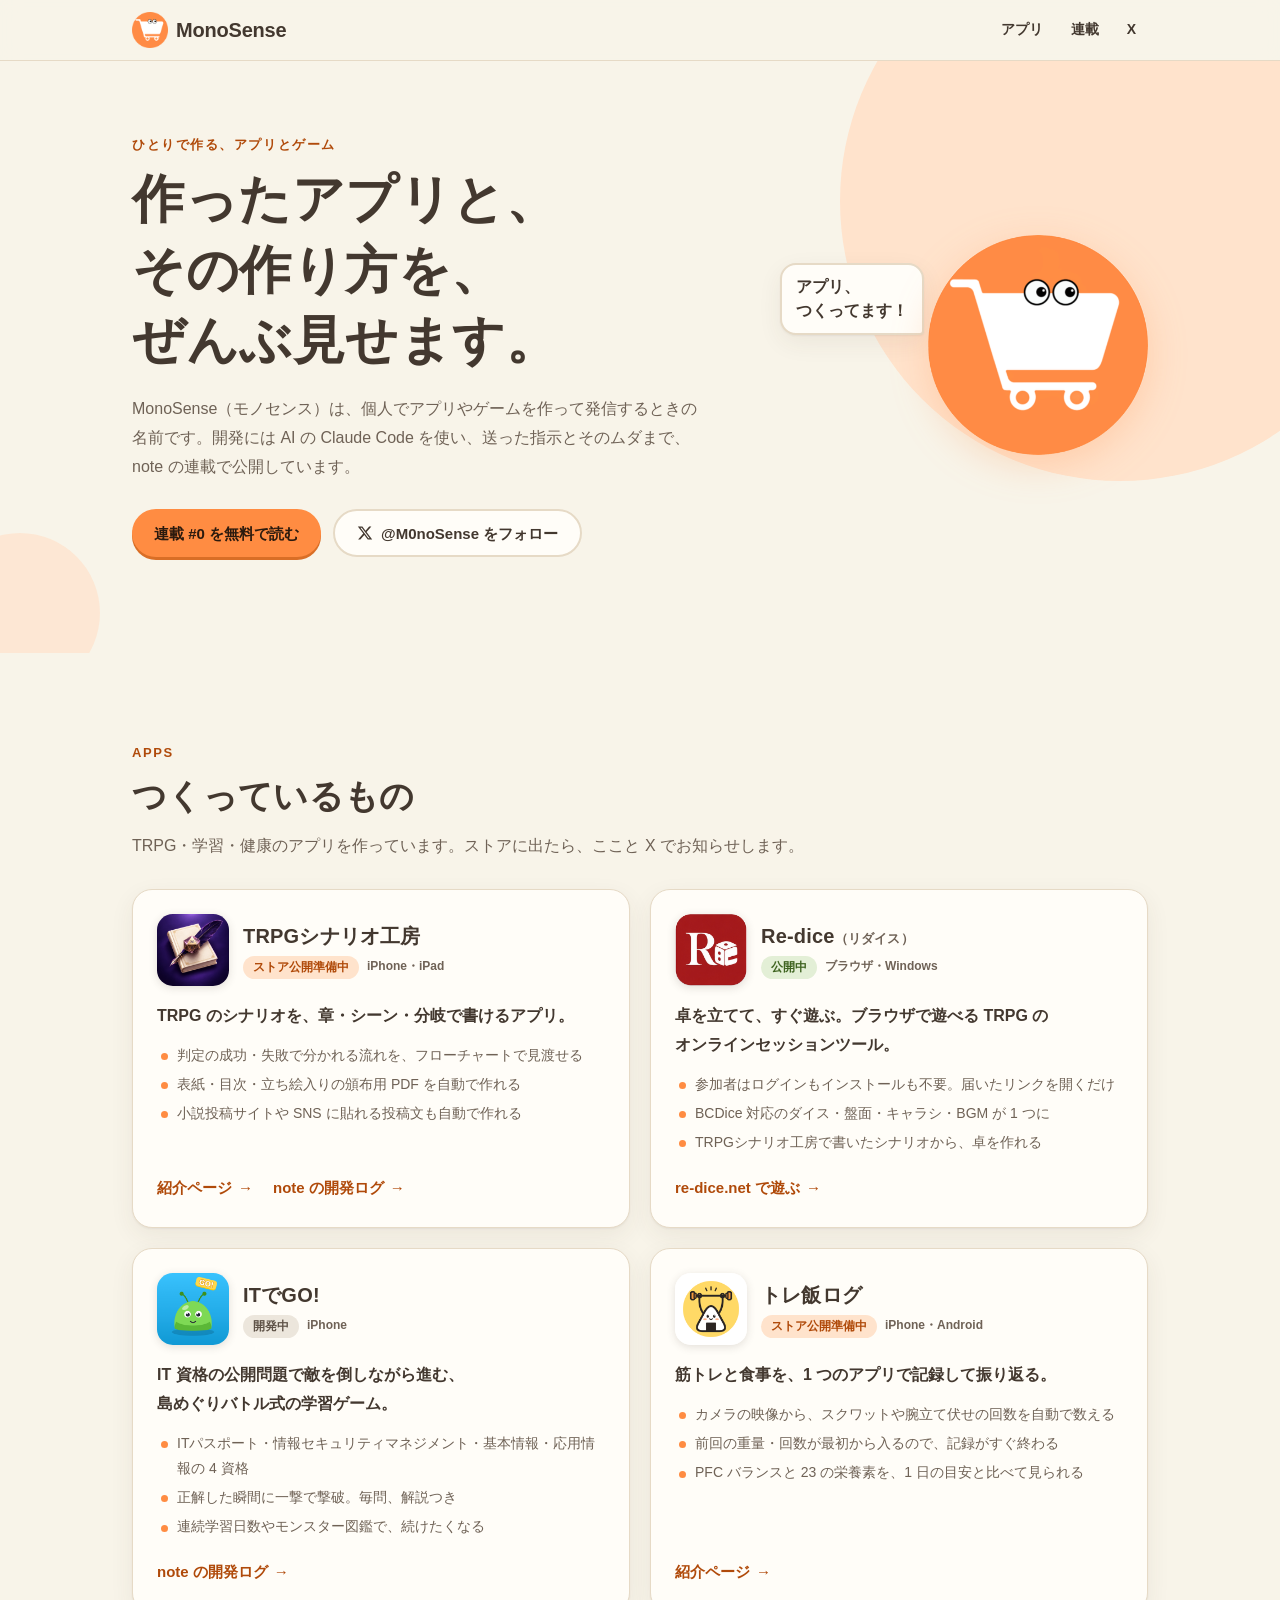
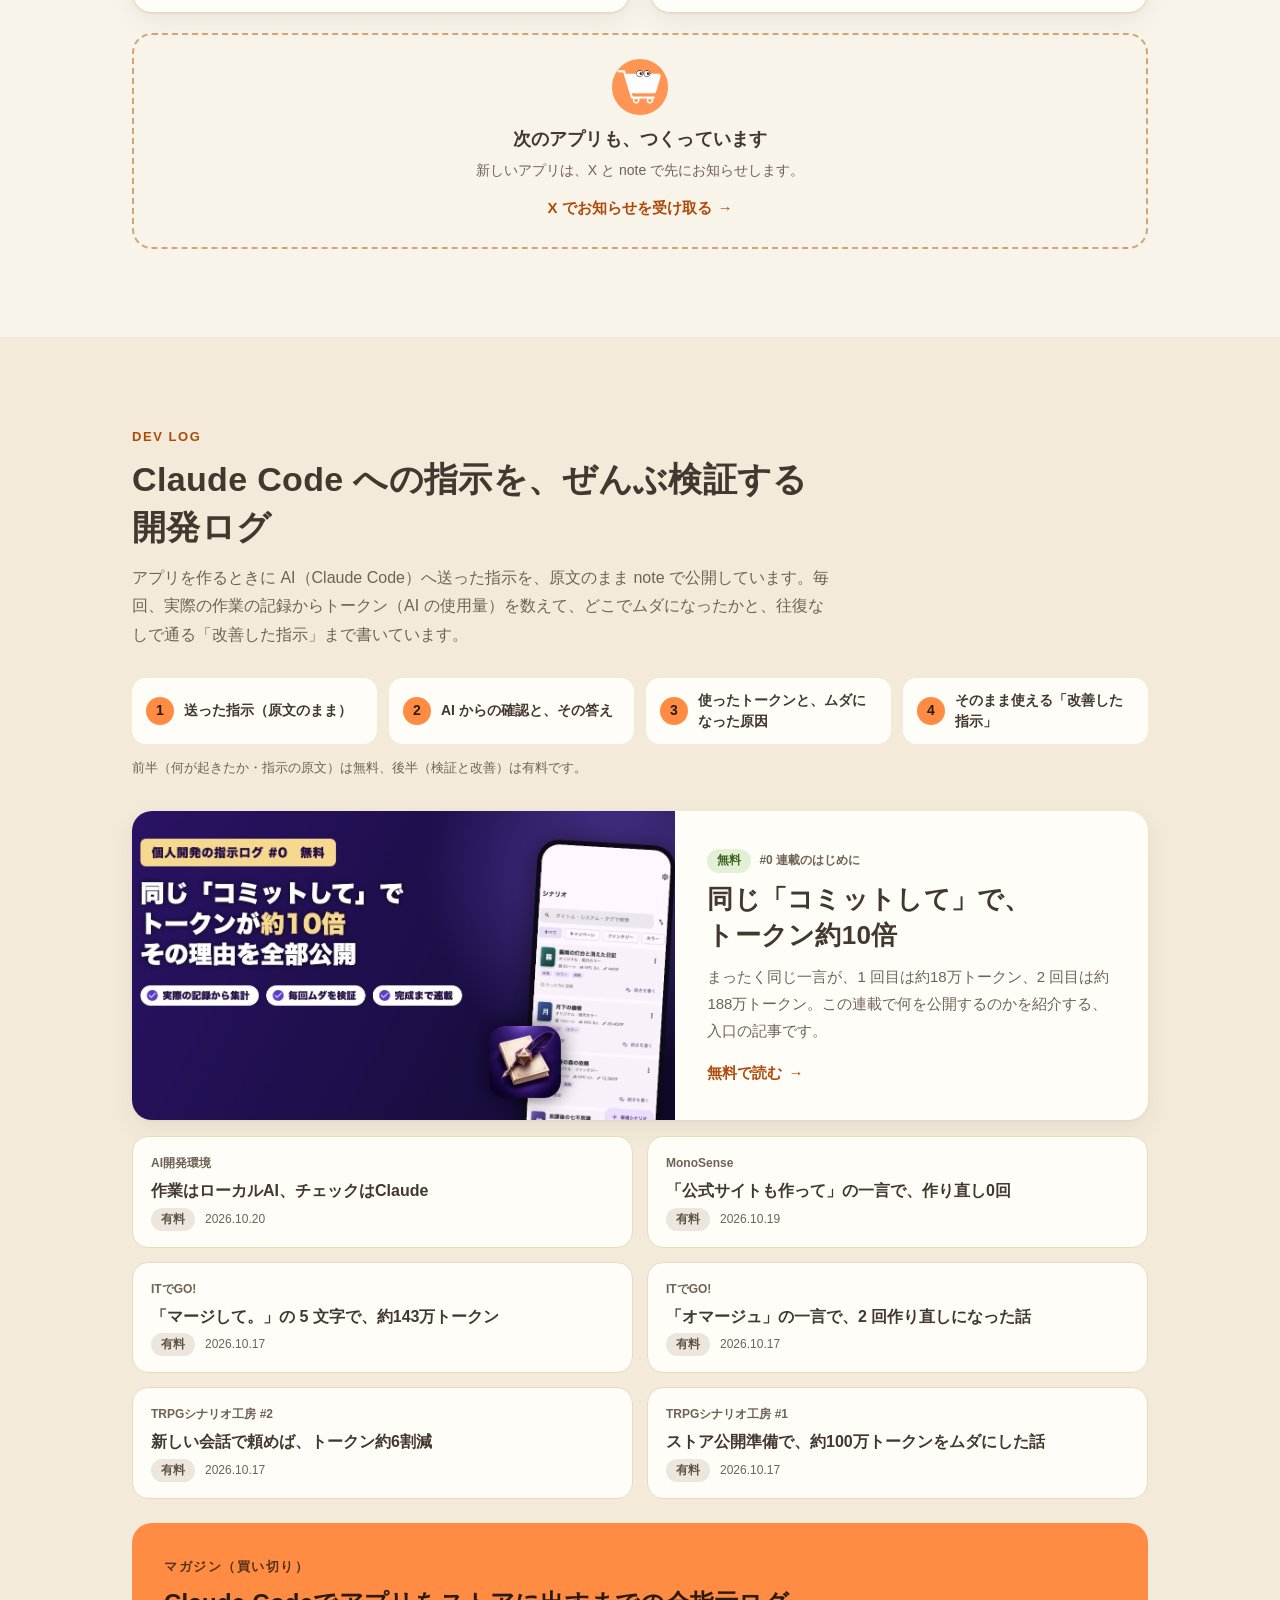
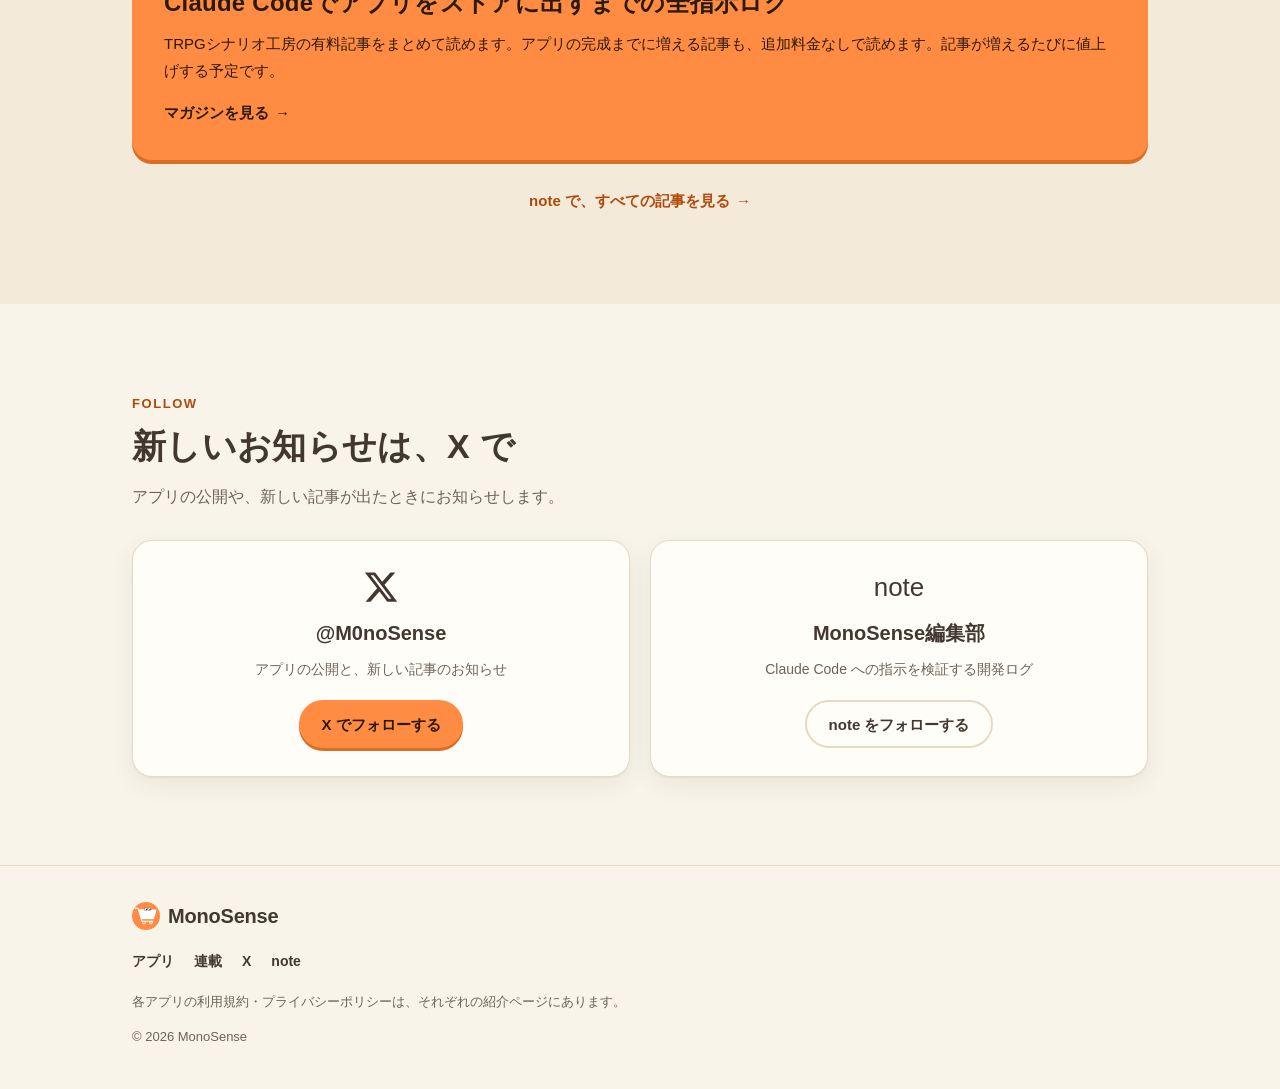
<file: index.html>
<!doctype html>
<html lang="ja">
<head>
  <meta charset="utf-8">
  <meta name="viewport" content="width=device-width, initial-scale=1">
  <title>MonoSense｜個人開発のアプリと、Claude Code の開発ログ</title>
  <meta name="description" content="MonoSense（モノセンス）は、個人でアプリやゲームを作って発信しています。TRPGシナリオ工房・Re-dice・ITでGO!・トレ飯ログの紹介と、Claude Code への指示を検証する開発ログ（note）、X へのリンクをまとめています。">
  <meta name="theme-color" content="#f8f4e9" media="(prefers-color-scheme: light)">
  <meta name="theme-color" content="#1f1813" media="(prefers-color-scheme: dark)">
  <link rel="canonical" href="https://m0nosense.github.io/">
  <link rel="icon" href="favicon.png" type="image/png">
  <link rel="apple-touch-icon" href="apple-touch-icon.png">
  <meta property="og:type" content="website">
  <meta property="og:site_name" content="MonoSense">
  <meta property="og:title" content="MonoSense｜個人開発のアプリと、Claude Code の開発ログ">
  <meta property="og:description" content="作ったアプリと、AI への指示をぜんぶ公開。アプリの紹介と、note の連載・X へのリンクをまとめています。">
  <meta property="og:url" content="https://m0nosense.github.io/">
  <meta property="og:image" content="https://m0nosense.github.io/og.png">
  <meta property="og:locale" content="ja_JP">
  <meta name="twitter:card" content="summary_large_image">
  <meta name="twitter:site" content="@M0noSense">
  <link rel="stylesheet" href="style.css">
</head>
<body>
  <a class="skip" href="#main">本文へ移動</a>

  <header class="site-header">
    <div class="container header-inner">
      <a class="logo" href="./" aria-label="MonoSense トップ">
        <img src="images/monokun.png" alt="" width="36" height="36">
        <span>MonoSense</span>
      </a>
      <nav class="nav" aria-label="ページ内のリンク">
        <a href="#apps">アプリ</a>
        <a href="#devlog">連載</a>
        <a href="#follow">X</a>
      </nav>
    </div>
  </header>

  <main id="main">
    <!-- はじめの画面 -->
    <section class="hero">
      <div class="container hero-inner">
        <div class="hero-text">
          <p class="eyebrow">ひとりで作る、アプリとゲーム</p>
          <h1>作ったアプリと、<br>その作り方を、<br>ぜんぶ見せます。</h1>
          <p class="lead">MonoSense（モノセンス）は、個人でアプリやゲームを作って発信するときの名前です。開発には AI の Claude Code を使い、送った指示とそのムダまで、note の連載で公開しています。</p>
          <div class="actions">
            <a class="btn btn-primary" href="https://note.com/light_crab8634/n/n448123a1a8f1" target="_blank" rel="noopener">連載 #0 を無料で読む</a>
            <a class="btn btn-ghost" href="https://x.com/M0noSense" target="_blank" rel="noopener">
              <svg class="x-logo" viewBox="0 0 24 24" aria-hidden="true"><path d="M18.244 2.25h3.308l-7.227 8.26 8.502 11.24H16.17l-5.214-6.817L4.99 21.75H1.68l7.73-8.835L1.254 2.25H8.08l4.713 6.231zm-1.161 17.52h1.833L7.084 4.126H5.117z"/></svg>
              @M0noSense をフォロー
            </a>
          </div>
        </div>
        <div class="hero-mascot" aria-hidden="true">
          <p class="bubble">アプリ、<br>つくってます！</p>
          <img src="images/monokun.png" alt="" width="220" height="220">
        </div>
      </div>
    </section>

    <!-- アプリ -->
    <section id="apps" class="section">
      <div class="container">
        <div class="section-head">
          <p class="eyebrow">APPS</p>
          <h2>つくっているもの</h2>
          <p>TRPG・学習・健康のアプリを作っています。ストアに出たら、ここと X でお知らせします。</p>
        </div>

        <div class="app-grid">
          <!--
            アプリを足すときは、下の <article class="app-card"> … </article> を 1 つ複製して書き換える。
            状態の札：公開中は status-live、公開準備中は status-soon、開発中は status-dev。
            アイコンは images/apps/ に 256×256 の PNG で置く。
          -->
          <article class="app-card">
            <div class="app-head">
              <img class="app-icon" src="images/apps/trpg-scenario-workshop.png" alt="TRPGシナリオ工房のアイコン" width="72" height="72" loading="lazy">
              <div>
                <h3>TRPGシナリオ工房</h3>
                <p class="tags"><span class="status status-soon">ストア公開準備中</span><span class="platform">iPhone・iPad</span></p>
              </div>
            </div>
            <p class="app-lead">TRPG のシナリオを、章・シーン・分岐で書けるアプリ。</p>
            <ul class="points">
              <li>判定の成功・失敗で分かれる流れを、フローチャートで見渡せる</li>
              <li>表紙・目次・立ち絵入りの頒布用 PDF を自動で作れる</li>
              <li>小説投稿サイトや SNS に貼れる投稿文も自動で作れる</li>
            </ul>
            <p class="links">
              <a class="link-arrow" href="https://koppepandaisuki.github.io/" target="_blank" rel="noopener">紹介ページ</a>
              <a class="link-arrow" href="https://note.com/light_crab8634/m/m6a612832289d" target="_blank" rel="noopener">note の開発ログ</a>
            </p>
          </article>

          <article class="app-card">
            <div class="app-head">
              <img class="app-icon" src="images/apps/re-dice.png" alt="Re-dice のアイコン" width="72" height="72" loading="lazy">
              <div>
                <h3>Re-dice<small>（リダイス）</small></h3>
                <p class="tags"><span class="status status-live">公開中</span><span class="platform">ブラウザ・Windows</span></p>
              </div>
            </div>
            <p class="app-lead">卓を立てて、すぐ遊ぶ。ブラウザで遊べる TRPG のオンラインセッションツール。</p>
            <ul class="points">
              <li>参加者はログインもインストールも不要。届いたリンクを開くだけ</li>
              <li>BCDice 対応のダイス・盤面・キャラシ・BGM が 1 つに</li>
              <li>TRPGシナリオ工房で書いたシナリオから、卓を作れる</li>
            </ul>
            <p class="links">
              <a class="link-arrow" href="https://re-dice.net/" target="_blank" rel="noopener">re-dice.net で遊ぶ</a>
            </p>
          </article>

          <article class="app-card">
            <div class="app-head">
              <img class="app-icon" src="images/apps/it-de-go.png" alt="ITでGO! のアイコン" width="72" height="72" loading="lazy">
              <div>
                <h3>ITでGO!</h3>
                <p class="tags"><span class="status status-dev">開発中</span><span class="platform">iPhone</span></p>
              </div>
            </div>
            <p class="app-lead">IT 資格の公開問題で敵を倒しながら進む、島めぐりバトル式の学習ゲーム。</p>
            <ul class="points">
              <li>ITパスポート・情報セキュリティマネジメント・基本情報・応用情報の 4 資格</li>
              <li>正解した瞬間に一撃で撃破。毎問、解説つき</li>
              <li>連続学習日数やモンスター図鑑で、続けたくなる</li>
            </ul>
            <p class="links">
              <a class="link-arrow" href="https://note.com/light_crab8634/n/n9fdccadf18cc" target="_blank" rel="noopener">note の開発ログ</a>
            </p>
          </article>

          <article class="app-card">
            <div class="app-head">
              <img class="app-icon" src="images/apps/toremeshi-log.png" alt="トレ飯ログのアイコン" width="72" height="72" loading="lazy">
              <div>
                <h3>トレ飯ログ</h3>
                <p class="tags"><span class="status status-soon">ストア公開準備中</span><span class="platform">iPhone・Android</span></p>
              </div>
            </div>
            <p class="app-lead">筋トレと食事を、1 つのアプリで記録して振り返る。</p>
            <ul class="points">
              <li>カメラの映像から、スクワットや腕立て伏せの回数を自動で数える</li>
              <li>前回の重量・回数が最初から入るので、記録がすぐ終わる</li>
              <li>PFC バランスと 23 の栄養素を、1 日の目安と比べて見られる</li>
            </ul>
            <p class="links">
              <a class="link-arrow" href="https://toremeshi-log.github.io/" target="_blank" rel="noopener">紹介ページ</a>
            </p>
          </article>

          <article class="app-card app-card-next">
            <img src="images/monokun.png" alt="" width="64" height="64" loading="lazy">
            <h3>次のアプリも、つくっています</h3>
            <p>新しいアプリは、X と note で先にお知らせします。</p>
            <p class="links"><a class="link-arrow" href="https://x.com/M0noSense" target="_blank" rel="noopener">X でお知らせを受け取る</a></p>
          </article>
        </div>
      </div>
    </section>

    <!-- 連載 -->
    <section id="devlog" class="section section-tint">
      <div class="container">
        <div class="section-head">
          <p class="eyebrow">DEV LOG</p>
          <h2>Claude Code への指示を、<br class="sp">ぜんぶ検証する開発ログ</h2>
          <p>アプリを作るときに AI（Claude Code）へ送った指示を、原文のまま note で公開しています。毎回、実際の作業の記録からトークン（AI の使用量）を数えて、どこでムダになったかと、往復なしで通る「改善した指示」まで書いています。</p>
        </div>

        <ol class="contents">
          <li><span>1</span>送った指示（原文のまま）</li>
          <li><span>2</span>AI からの確認と、その答え</li>
          <li><span>3</span>使ったトークンと、ムダになった原因</li>
          <li><span>4</span>そのまま使える「改善した指示」</li>
        </ol>
        <p class="note-small">前半（何が起きたか・指示の原文）は無料、後半（検証と改善）は有料です。</p>

        <a class="feature" href="https://note.com/light_crab8634/n/n448123a1a8f1" target="_blank" rel="noopener">
          <img src="images/note/00_intro.jpg" alt="" width="1280" height="670" loading="lazy">
          <div class="feature-body">
            <p class="tags"><span class="price price-free">無料</span><span class="series">#0 連載のはじめに</span></p>
            <h3>同じ「コミットして」で、<br>トークン約10倍</h3>
            <p>まったく同じ一言が、1 回目は約18万トークン、2 回目は約188万トークン。この連載で何を公開するのかを紹介する、入口の記事です。</p>
            <span class="link-arrow">無料で読む</span>
          </div>
        </a>

        <!--
          記事を足すときは、下の <li> を 1 つ複製して、URL・アプリ名・番号・タイトルを書き換える。
          新しい記事ほど上に置く。値段は書かず、「無料」か「有料」の札だけにする。
        -->
        <ul class="articles">
          <li>
            <a href="https://note.com/light_crab8634/n/n71cd27ff3a64" target="_blank" rel="noopener">
              <span class="series">AI開発環境</span>
              <span class="title">作業はローカルAI、<br class="sp">チェックはClaude</span>
              <span class="meta"><span class="price price-paid">有料</span><time datetime="2026-10-20">2026.10.20</time></span>
            </a>
          </li>
          <li>
            <a href="https://note.com/light_crab8634/n/n1ed8ba719bb0" target="_blank" rel="noopener">
              <span class="series">MonoSense</span>
              <span class="title">「公式サイトも作って」の一言で、<br class="sp">作り直し0回</span>
              <span class="meta"><span class="price price-paid">有料</span><time datetime="2026-10-19">2026.10.19</time></span>
            </a>
          </li>
          <li>
            <a href="https://note.com/light_crab8634/n/n1b460b738d13" target="_blank" rel="noopener">
              <span class="series">ITでGO!</span>
              <span class="title">「マージして。」の 5 文字で、約143万トークン</span>
              <span class="meta"><span class="price price-paid">有料</span><time datetime="2026-10-17">2026.10.17</time></span>
            </a>
          </li>
          <li>
            <a href="https://note.com/light_crab8634/n/n9fdccadf18cc" target="_blank" rel="noopener">
              <span class="series">ITでGO!</span>
              <span class="title">「オマージュ」の一言で、2 回作り直しになった話</span>
              <span class="meta"><span class="price price-paid">有料</span><time datetime="2026-10-17">2026.10.17</time></span>
            </a>
          </li>
          <li>
            <a href="https://note.com/light_crab8634/n/n02293d925367" target="_blank" rel="noopener">
              <span class="series">TRPGシナリオ工房 #2</span>
              <span class="title">新しい会話で頼めば、トークン約6割減</span>
              <span class="meta"><span class="price price-paid">有料</span><time datetime="2026-10-17">2026.10.17</time></span>
            </a>
          </li>
          <li>
            <a href="https://note.com/light_crab8634/n/n1d2bb0940fd7" target="_blank" rel="noopener">
              <span class="series">TRPGシナリオ工房 #1</span>
              <span class="title">ストア公開準備で、約100万トークンをムダにした話</span>
              <span class="meta"><span class="price price-paid">有料</span><time datetime="2026-10-17">2026.10.17</time></span>
            </a>
          </li>
        </ul>

        <a class="magazine" href="https://note.com/light_crab8634/m/m6a612832289d" target="_blank" rel="noopener">
          <p class="eyebrow">マガジン（買い切り）</p>
          <h3>Claude Codeでアプリをストアに出すまでの全指示ログ</h3>
          <p>TRPGシナリオ工房の有料記事をまとめて読めます。アプリの完成までに増える記事も、追加料金なしで読めます。記事が増えるたびに値上げする予定です。</p>
          <span class="link-arrow">マガジンを見る</span>
        </a>

        <p class="more"><a class="link-arrow" href="https://note.com/light_crab8634" target="_blank" rel="noopener">note で、すべての記事を見る</a></p>
      </div>
    </section>

    <!-- X と note -->
    <section id="follow" class="section">
      <div class="container">
        <div class="section-head">
          <p class="eyebrow">FOLLOW</p>
          <h2>新しいお知らせは、X で</h2>
          <p>アプリの公開や、新しい記事が出たときにお知らせします。</p>
        </div>
        <div class="follow-grid">
          <a class="follow-card follow-x" href="https://x.com/M0noSense" target="_blank" rel="noopener">
            <svg class="x-logo" viewBox="0 0 24 24" aria-hidden="true"><path d="M18.244 2.25h3.308l-7.227 8.26 8.502 11.24H16.17l-5.214-6.817L4.99 21.75H1.68l7.73-8.835L1.254 2.25H8.08l4.713 6.231zm-1.161 17.52h1.833L7.084 4.126H5.117z"/></svg>
            <span class="follow-name">@M0noSense</span>
            <span class="follow-desc">アプリの公開と、新しい記事のお知らせ</span>
            <span class="btn btn-primary">X でフォローする</span>
          </a>
          <a class="follow-card" href="https://note.com/light_crab8634" target="_blank" rel="noopener">
            <span class="note-mark" aria-hidden="true">note</span>
            <span class="follow-name">MonoSense編集部</span>
            <span class="follow-desc">Claude Code への指示を検証する開発ログ</span>
            <span class="btn btn-ghost">note をフォローする</span>
          </a>
        </div>
      </div>
    </section>
  </main>

  <footer class="site-footer">
    <div class="container footer-inner">
      <a class="logo" href="./">
        <img src="images/monokun.png" alt="" width="28" height="28">
        <span>MonoSense</span>
      </a>
      <nav class="footer-nav" aria-label="フッターのリンク">
        <a href="#apps">アプリ</a>
        <a href="#devlog">連載</a>
        <a href="https://x.com/M0noSense" target="_blank" rel="noopener">X</a>
        <a href="https://note.com/light_crab8634" target="_blank" rel="noopener">note</a>
      </nav>
      <p class="footer-note">各アプリの利用規約・プライバシーポリシーは、それぞれの紹介ページにあります。</p>
      <p class="copyright">© 2026 MonoSense</p>
    </div>
  </footer>
</body>
</html>
</file>
<file: style.css>
/* MonoSense — 温かいオレンジ（旧 MonoSense の配色とモノくんを引き継ぐ） */

:root {
  --bg: #f8f4e9;
  --surface: #fffdf8;
  --tint: #f3ead9;
  --text: #43382f;
  --muted: #6f6256;
  --line: #e6dac6;
  --orange: #ff8c42;
  --orange-soft: #ffe3cc;
  --orange-ink: #b04a0a;
  --tan: #d4a574;
  --on-orange: #2b1a0e;
  --live-bg: #e3efd6;
  --live-ink: #3f6420;
  --dev-bg: #ece6dc;
  --dev-ink: #5f5348;
  --shadow: 0 1px 2px rgba(67, 56, 47, .06), 0 8px 24px rgba(67, 56, 47, .07);
  --radius: 20px;
  --font: "Hiragino Sans", "Hiragino Kaku Gothic ProN", "BIZ UDPGothic", "Noto Sans JP", "Meiryo", sans-serif;
  --font-round: "Hiragino Maru Gothic ProN", "Hiragino Sans", "BIZ UDPGothic", "Noto Sans JP", "Meiryo", sans-serif;
  --font-logo: "Arial Rounded MT Bold", "Hiragino Maru Gothic ProN", "Hiragino Sans", sans-serif;
  color-scheme: light dark;
}

@media (prefers-color-scheme: dark) {
  :root {
    --bg: #1f1813;
    --surface: #2a211b;
    --tint: #261d17;
    --text: #f3e8da;
    --muted: #c9b9a7;
    --line: #3d3128;
    --orange-soft: #4a2c17;
    --orange-ink: #ffad73;
    --tan: #a9825a;
    --live-bg: #2f3d23;
    --live-ink: #c3e3a2;
    --dev-bg: #3a3029;
    --dev-ink: #e0d3c4;
    --shadow: 0 1px 2px rgba(0, 0, 0, .3), 0 8px 24px rgba(0, 0, 0, .25);
  }
}

*, *::before, *::after { box-sizing: border-box; }

html {
  -webkit-text-size-adjust: 100%;
  scroll-padding-top: 72px;
}

@media (prefers-reduced-motion: no-preference) {
  html { scroll-behavior: smooth; }
}

body {
  margin: 0;
  background: var(--bg);
  color: var(--text);
  font-family: var(--font);
  font-size: 16px;
  line-height: 1.8;
  overflow-wrap: anywhere;
}

img { max-width: 100%; height: auto; display: block; }

a { color: var(--orange-ink); text-underline-offset: 3px; }

h1, h2, h3 {
  font-family: var(--font-round);
  font-weight: 700;
  line-height: 1.4;
  margin: 0;
  letter-spacing: .01em;
}

/* 見出しを単語の途中で折り返さない（対応しているブラウザだけ） */
h1, h2, h3, .app-lead, .articles .title { word-break: auto-phrase; }

.container {
  max-width: 1080px;
  margin: 0 auto;
  padding: 0 16px;
}

@media (min-width: 768px) {
  .container { padding: 0 32px; }
}

.sp { display: inline; }
@media (min-width: 768px) {
  .sp { display: none; }
}

.skip {
  position: absolute;
  left: -9999px;
}
.skip:focus {
  left: 16px;
  top: 12px;
  z-index: 100;
  background: var(--surface);
  padding: 8px 12px;
  border-radius: 8px;
}

:focus-visible {
  outline: 3px solid var(--orange);
  outline-offset: 3px;
}

/* ヘッダー */
.site-header {
  position: sticky;
  top: 0;
  z-index: 10;
  background: color-mix(in srgb, var(--bg) 88%, transparent);
  -webkit-backdrop-filter: blur(10px);
  backdrop-filter: blur(10px);
  border-bottom: 1px solid var(--line);
}

.header-inner {
  display: flex;
  align-items: center;
  justify-content: space-between;
  height: 60px;
}

.logo {
  display: inline-flex;
  align-items: center;
  gap: 8px;
  color: var(--text);
  text-decoration: none;
  font-family: var(--font-logo);
  font-weight: 700;
  font-size: 20px;
  letter-spacing: -.01em;
}

.nav {
  display: flex;
  gap: 4px;
}

.nav a {
  color: var(--text);
  text-decoration: none;
  font-size: 14px;
  font-weight: 600;
  padding: 8px 12px;
  border-radius: 999px;
}

.nav a:hover { background: var(--orange-soft); }

/* はじめの画面 */
.hero {
  position: relative;
  overflow: hidden;
  padding: 40px 0 56px;
}

.hero::before,
.hero::after {
  content: "";
  position: absolute;
  border-radius: 50%;
  background: var(--orange-soft);
  z-index: -1;
}

.hero::before { width: 420px; height: 420px; right: -140px; top: -120px; }
.hero::after { width: 160px; height: 160px; left: -60px; bottom: -40px; opacity: .7; }

.hero-inner {
  display: flex;
  flex-direction: column-reverse;
  gap: 16px;
}

.eyebrow {
  margin: 0 0 8px;
  color: var(--orange-ink);
  font-size: 13px;
  font-weight: 700;
  letter-spacing: .12em;
}

.hero h1 {
  font-size: clamp(30px, 8.4vw, 52px);
  line-height: 1.35;
}

.lead {
  margin: 20px 0 0;
  color: var(--muted);
  max-width: 36em;
}

.actions {
  display: flex;
  flex-wrap: wrap;
  gap: 12px;
  margin-top: 28px;
}

.btn {
  display: inline-flex;
  align-items: center;
  justify-content: center;
  gap: 8px;
  min-height: 48px;
  padding: 10px 22px;
  border-radius: 999px;
  font-weight: 700;
  font-size: 15px;
  line-height: 1.4;
  text-decoration: none;
  transition: transform .15s ease, box-shadow .15s ease, background-color .15s ease;
}

.btn-primary {
  background: var(--orange);
  color: var(--on-orange);
  box-shadow: 0 3px 0 #d96e26;
}

.btn-ghost {
  background: var(--surface);
  color: var(--text);
  border: 2px solid var(--line);
}

.btn:hover { transform: translateY(-1px); }
.btn-primary:active { transform: translateY(2px); box-shadow: 0 1px 0 #d96e26; }

@media (max-width: 479px) {
  .actions .btn { width: 100%; }
}

.x-logo {
  width: 16px;
  height: 16px;
  fill: currentColor;
  flex: none;
}

.hero-mascot {
  position: relative;
  align-self: center;
  display: flex;
  align-items: flex-end;
  gap: 4px;
}

.hero-mascot img {
  width: 120px;
  height: 120px;
  filter: drop-shadow(0 10px 18px rgba(255, 140, 66, .25));
}

@media (prefers-reduced-motion: no-preference) {
  .hero-mascot img { animation: bob 3.2s ease-in-out infinite; }
}

@keyframes bob {
  0%, 100% { transform: translateY(-4px); }
  50% { transform: translateY(4px); }
}

.bubble {
  order: -1;
  flex: none;
  white-space: nowrap;
  margin: 0 0 56px;
  padding: 10px 14px;
  background: var(--surface);
  border: 2px solid var(--line);
  border-radius: 16px 16px 4px 16px;
  font-family: var(--font-round);
  font-weight: 700;
  font-size: 14px;
  line-height: 1.5;
  box-shadow: var(--shadow);
}

@media (min-width: 800px) {
  .hero { padding: 72px 0 96px; }
  .hero::before { width: 560px; height: 560px; right: -120px; top: -140px; }
  .hero-inner {
    flex-direction: row;
    align-items: center;
    justify-content: space-between;
    gap: 40px;
  }
  .hero-mascot img { width: 220px; height: 220px; }
  .bubble { font-size: 16px; margin-bottom: 120px; }
}

/* セクション共通 */
.section { padding: 56px 0; }
.section-tint { background: var(--tint); }

@media (min-width: 800px) {
  .section { padding: 88px 0; }
}

.section-head { max-width: 44em; margin-bottom: 28px; }
.section-head h2 { font-size: clamp(24px, 6vw, 34px); }
.section-head > p:not(.eyebrow) { margin: 12px 0 0; color: var(--muted); }

/* 札 */
.tags {
  display: flex;
  flex-wrap: wrap;
  align-items: center;
  gap: 6px 8px;
  margin: 6px 0 0;
}

.status, .price {
  display: inline-block;
  padding: 2px 10px;
  border-radius: 999px;
  font-size: 12px;
  font-weight: 700;
  line-height: 1.6;
  white-space: nowrap;
}

.status-live, .price-free { background: var(--live-bg); color: var(--live-ink); }
.status-soon { background: var(--orange-soft); color: var(--orange-ink); }
.status-dev, .price-paid { background: var(--dev-bg); color: var(--dev-ink); }

.platform, .series {
  font-size: 12px;
  color: var(--muted);
  font-weight: 600;
}

/* アプリ */
.app-grid {
  display: grid;
  gap: 16px;
}

@media (min-width: 720px) {
  .app-grid { grid-template-columns: repeat(2, 1fr); gap: 20px; }
}

.app-card {
  display: flex;
  flex-direction: column;
  background: var(--surface);
  border: 1px solid var(--line);
  border-radius: var(--radius);
  padding: 20px;
  box-shadow: var(--shadow);
}

@media (min-width: 720px) {
  .app-card { padding: 24px; }
}

.app-head {
  display: flex;
  align-items: center;
  gap: 14px;
}

.app-icon {
  width: 64px;
  height: 64px;
  border-radius: 22%;
  flex: none;
  box-shadow: 0 2px 8px rgba(67, 56, 47, .15);
}

@media (min-width: 720px) {
  .app-icon { width: 72px; height: 72px; }
}

.app-card h3 { font-size: 20px; }
.app-card h3 small { font-size: 13px; font-weight: 600; color: var(--muted); }

.app-lead {
  margin: 16px 0 8px;
  font-weight: 600;
}

.points {
  margin: 0;
  padding: 0;
  list-style: none;
  color: var(--muted);
  font-size: 14px;
}

.points li {
  position: relative;
  padding-left: 20px;
  margin-top: 4px;
}

.points li::before {
  content: "";
  position: absolute;
  left: 4px;
  top: .72em;
  width: 7px;
  height: 7px;
  border-radius: 50%;
  background: var(--orange);
}

.links {
  display: flex;
  flex-wrap: wrap;
  gap: 4px 20px;
  margin: auto 0 0;
  padding-top: 16px;
}

.link-arrow {
  font-weight: 700;
  font-size: 15px;
  color: var(--orange-ink);
  text-decoration: none;
  display: inline-flex;
  align-items: center;
  gap: 6px;
  min-height: 32px;
}

.link-arrow::after {
  content: "→";
  transition: transform .15s ease;
}

a.link-arrow:hover::after,
a:hover > .link-arrow::after,
a:hover .feature-body .link-arrow::after { transform: translateX(3px); }

.app-card-next {
  align-items: center;
  justify-content: center;
  text-align: center;
  background: transparent;
  border: 2px dashed var(--tan);
  box-shadow: none;
}

.app-card-next img { width: 56px; height: 56px; opacity: .9; }
.app-card-next h3 { margin-top: 12px; font-size: 18px; }
.app-card-next p { margin: 6px 0 0; color: var(--muted); font-size: 14px; }
.app-card-next .links { margin: 0; padding-top: 8px; justify-content: center; }

@media (min-width: 720px) {
  .app-card-next { grid-column: 1 / -1; }
}

/* 連載 */
.contents {
  display: grid;
  gap: 8px;
  margin: 0;
  padding: 0;
  list-style: none;
}

@media (min-width: 720px) {
  .contents { grid-template-columns: repeat(4, 1fr); gap: 12px; }
}

.contents li {
  display: flex;
  align-items: center;
  gap: 10px;
  background: var(--surface);
  border-radius: 14px;
  padding: 12px 14px;
  font-weight: 600;
  font-size: 14px;
  line-height: 1.5;
}

.contents span {
  display: grid;
  place-items: center;
  width: 28px;
  height: 28px;
  flex: none;
  border-radius: 50%;
  background: var(--orange);
  color: var(--on-orange);
  font-family: var(--font-logo);
  font-size: 14px;
}

.note-small {
  margin: 12px 0 0;
  font-size: 13px;
  color: var(--muted);
}

.feature {
  display: grid;
  margin-top: 32px;
  background: var(--surface);
  border-radius: var(--radius);
  overflow: hidden;
  color: var(--text);
  text-decoration: none;
  box-shadow: var(--shadow);
  transition: transform .15s ease;
}

.feature:hover { transform: translateY(-2px); }

.feature img {
  width: 100%;
  aspect-ratio: 1280 / 670;
  object-fit: cover;
}

.feature-body { padding: 20px; }
.feature-body h3 { font-size: clamp(20px, 5.4vw, 26px); margin-top: 8px; }
.feature-body p:not(.tags) { margin: 10px 0 12px; color: var(--muted); font-size: 15px; }

@media (min-width: 800px) {
  .feature { grid-template-columns: 1.15fr 1fr; align-items: center; }
  .feature img { height: 100%; }
  .feature-body { padding: 32px; }
}

.articles {
  margin: 16px 0 0;
  padding: 0;
  list-style: none;
  display: grid;
  gap: 10px;
}

@media (min-width: 800px) {
  .articles { grid-template-columns: repeat(2, 1fr); gap: 14px; }
}

.articles a {
  display: grid;
  gap: 4px;
  height: 100%;
  padding: 16px 18px;
  background: var(--surface);
  border: 1px solid var(--line);
  border-radius: 16px;
  color: var(--text);
  text-decoration: none;
  transition: border-color .15s ease, transform .15s ease;
}

.articles a:hover { border-color: var(--orange); transform: translateY(-1px); }

.articles .title {
  font-family: var(--font-round);
  font-weight: 700;
  font-size: 16px;
  line-height: 1.55;
}

.articles .meta {
  display: flex;
  align-items: center;
  gap: 10px;
  font-size: 12px;
  color: var(--muted);
}

.magazine {
  display: block;
  margin-top: 24px;
  padding: 24px 20px;
  border-radius: var(--radius);
  background: var(--orange);
  color: var(--on-orange);
  text-decoration: none;
  box-shadow: 0 4px 0 #d96e26;
  transition: transform .15s ease;
}

.magazine:hover { transform: translateY(-2px); }
.magazine .eyebrow { color: var(--on-orange); opacity: .8; }
.magazine h3 { font-size: clamp(19px, 5vw, 24px); }
.magazine p:not(.eyebrow) { margin: 10px 0 12px; font-size: 15px; }
.magazine .link-arrow { color: var(--on-orange); }

@media (min-width: 800px) {
  .magazine { padding: 32px; }
}

.more {
  margin: 24px 0 0;
  text-align: center;
}

/* X と note */
.follow-grid {
  display: grid;
  gap: 16px;
}

@media (min-width: 720px) {
  .follow-grid { grid-template-columns: repeat(2, 1fr); gap: 20px; }
}

.follow-card {
  display: flex;
  flex-direction: column;
  align-items: center;
  text-align: center;
  gap: 6px;
  padding: 28px 20px;
  background: var(--surface);
  border: 1px solid var(--line);
  border-radius: var(--radius);
  color: var(--text);
  text-decoration: none;
  box-shadow: var(--shadow);
  transition: transform .15s ease;
}

.follow-card:hover { transform: translateY(-2px); }
.follow-card .x-logo { width: 36px; height: 36px; }

.note-mark {
  font-family: var(--font-logo);
  font-size: 26px;
  line-height: 36px;
}

.follow-name {
  font-family: var(--font-round);
  font-weight: 700;
  font-size: 20px;
  margin-top: 4px;
}

.follow-desc { color: var(--muted); font-size: 14px; }
.follow-card .btn { margin-top: 12px; }
.follow-card:hover .btn { transform: translateY(-1px); }

/* フッター */
.site-footer {
  border-top: 1px solid var(--line);
  padding: 32px 0 40px;
  font-size: 14px;
}

.footer-inner {
  display: grid;
  gap: 12px;
}

.footer-nav {
  display: flex;
  flex-wrap: wrap;
  gap: 4px 20px;
}

.footer-nav a {
  color: var(--text);
  text-decoration: none;
  font-weight: 600;
  min-height: 32px;
  display: inline-flex;
  align-items: center;
}

.footer-nav a:hover { color: var(--orange-ink); }

.footer-note, .copyright {
  margin: 0;
  color: var(--muted);
  font-size: 13px;
}

/* 404 */
.notfound {
  min-height: 70vh;
  display: grid;
  place-items: center;
  text-align: center;
  padding: 48px 16px;
}

.notfound img { width: 120px; height: 120px; margin: 0 auto 16px; }
.notfound h1 { font-size: 24px; }
.notfound p { color: var(--muted); }
</file>
